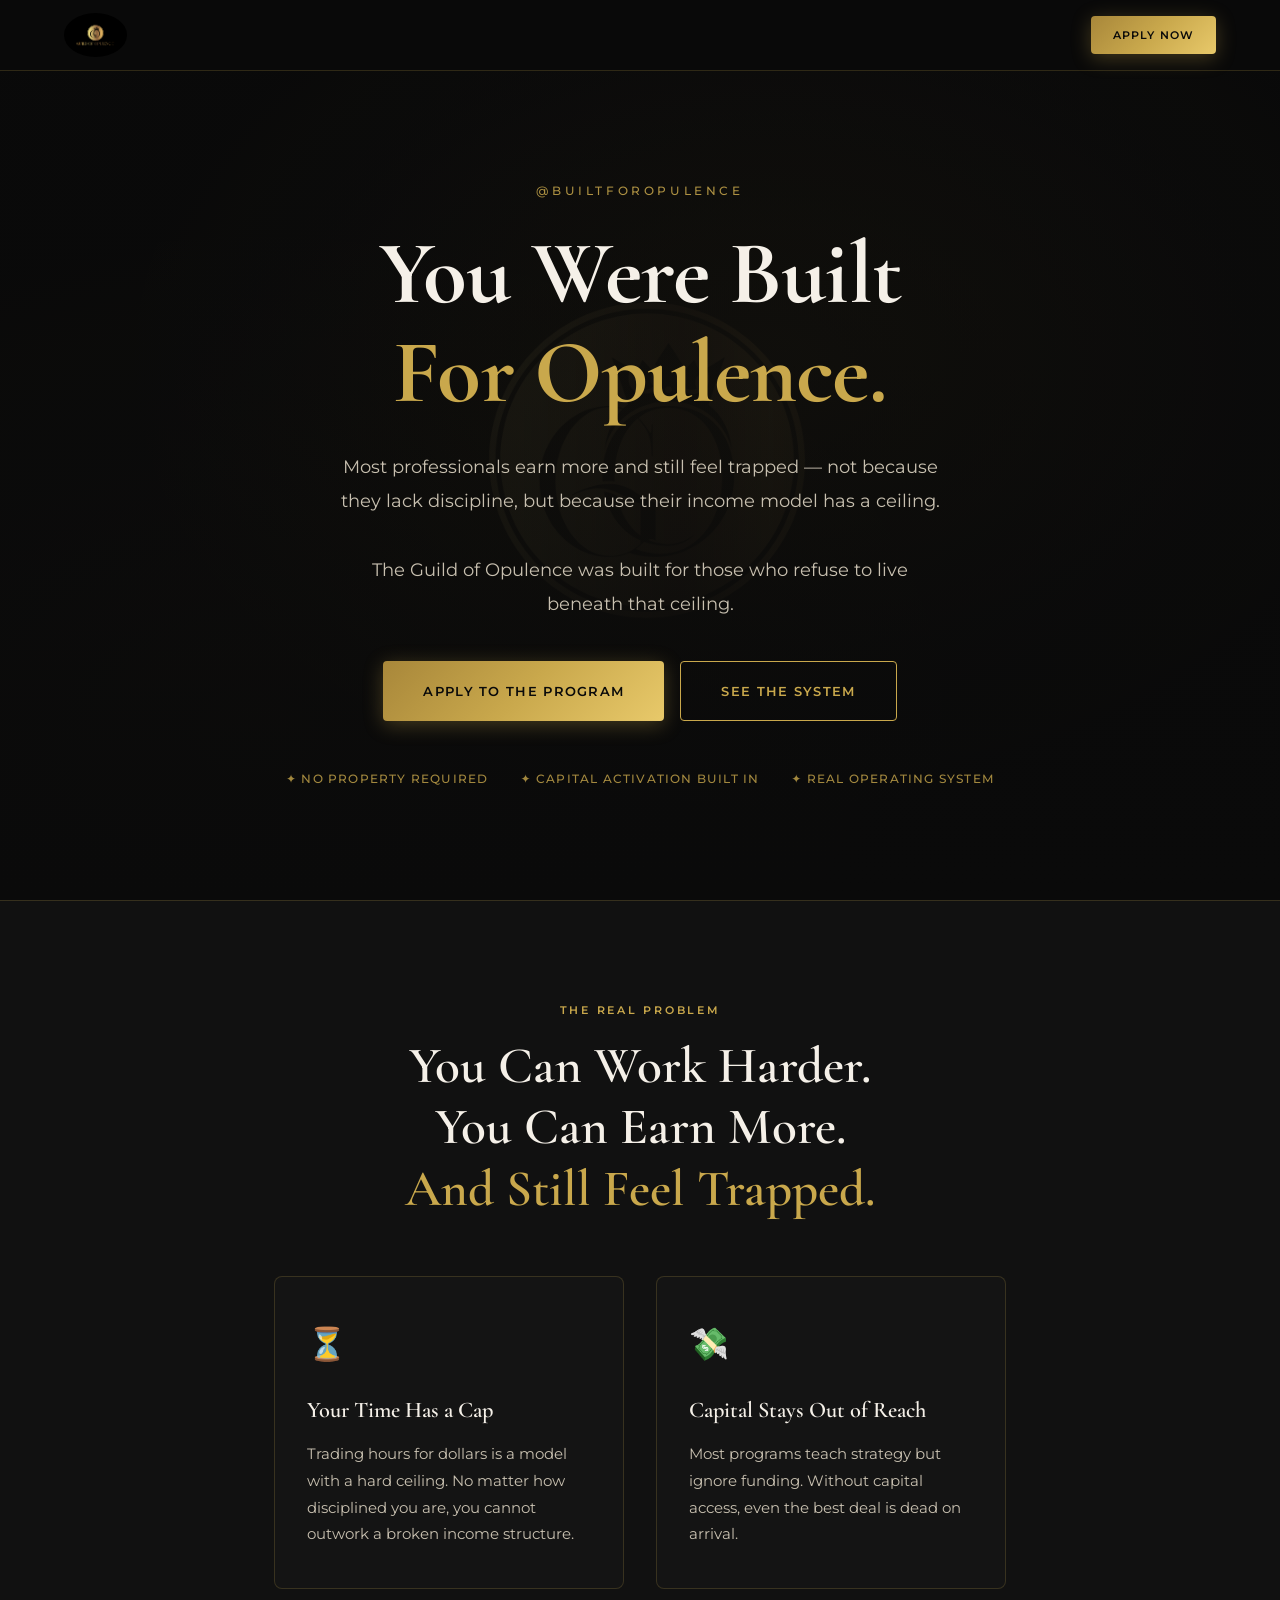
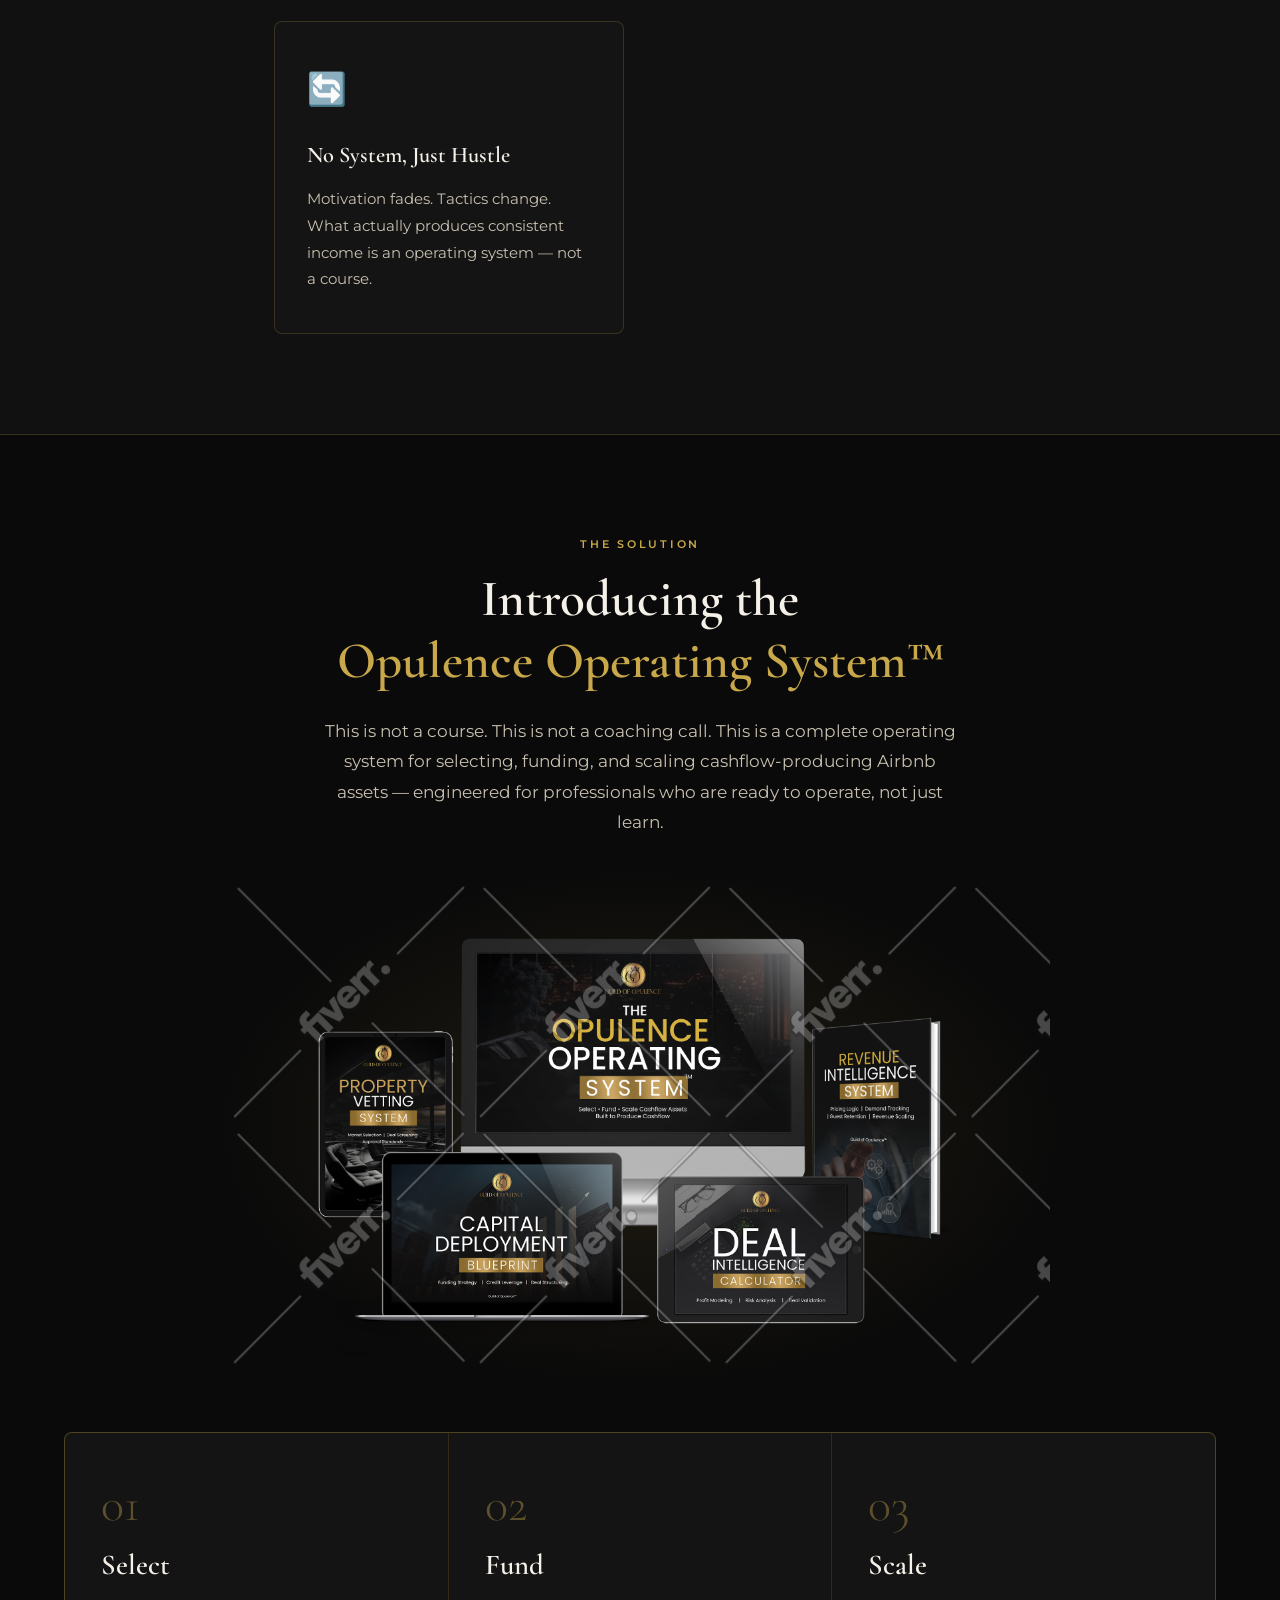
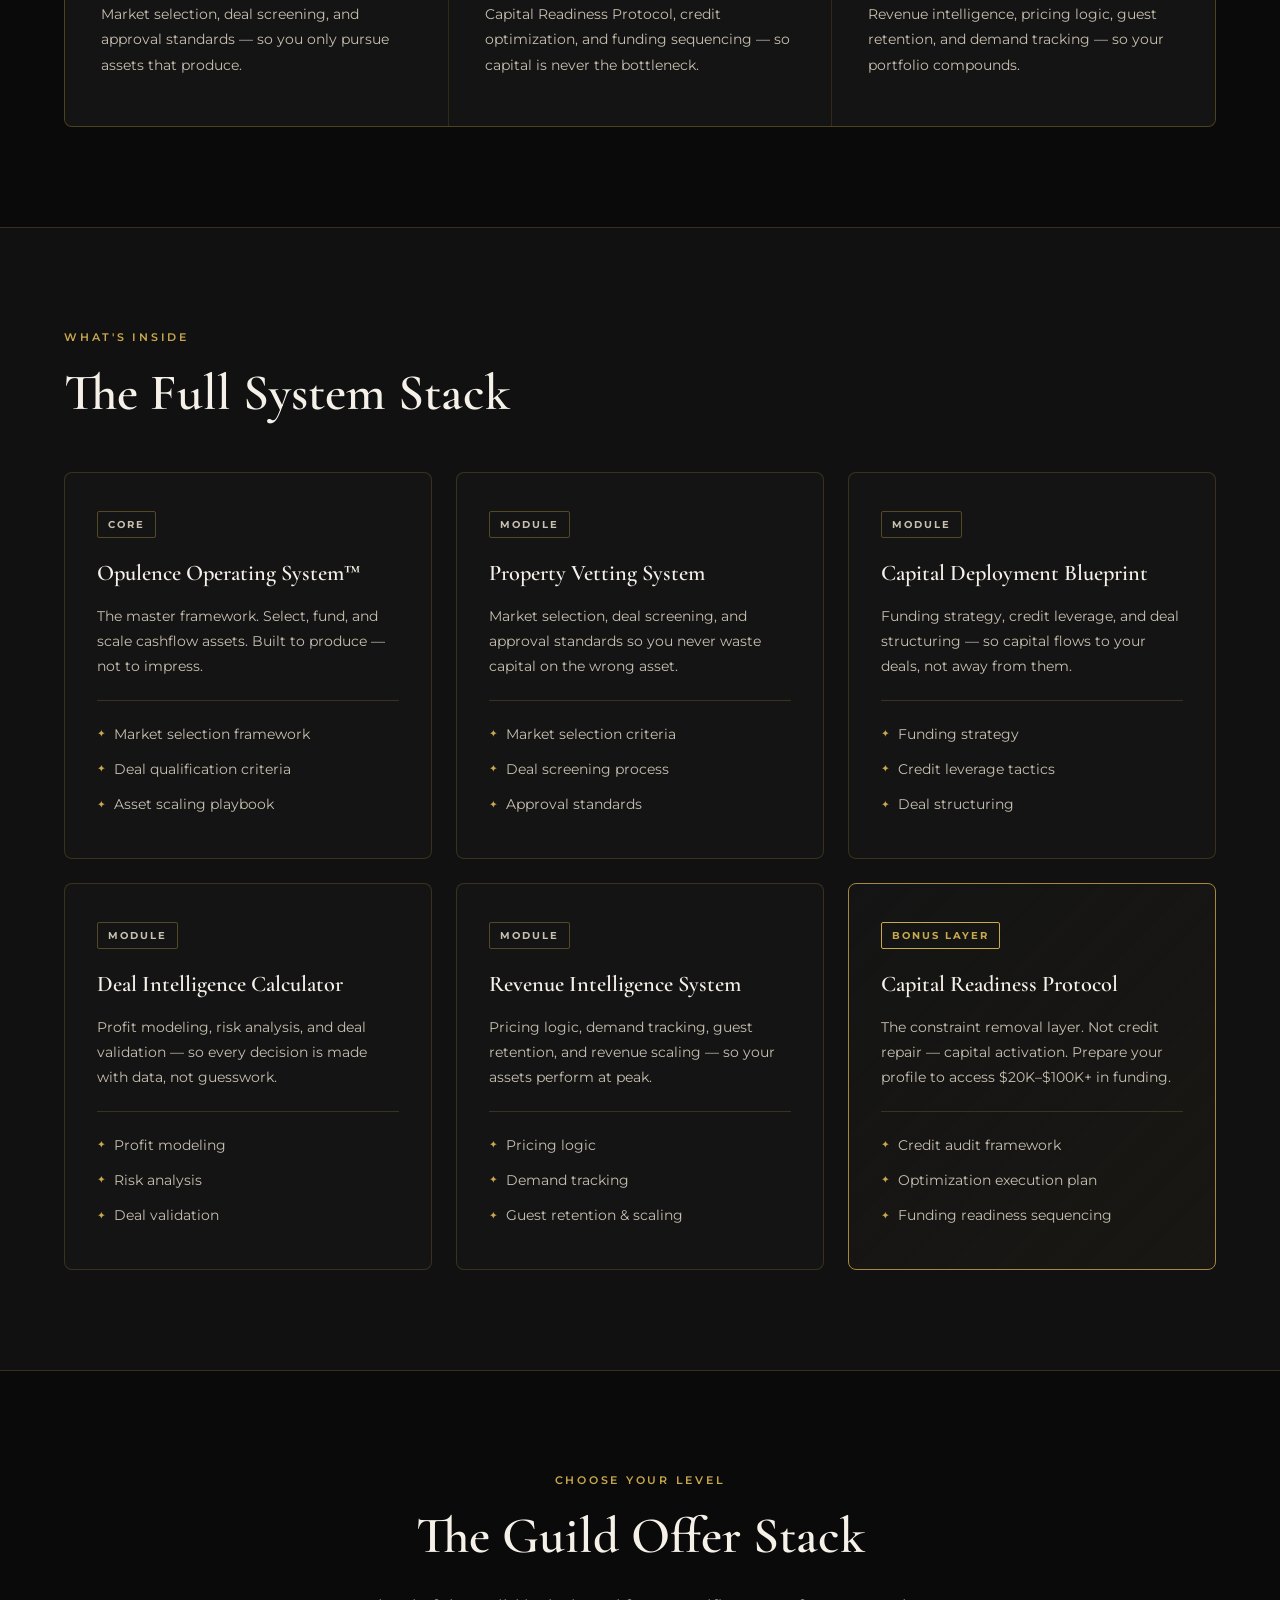
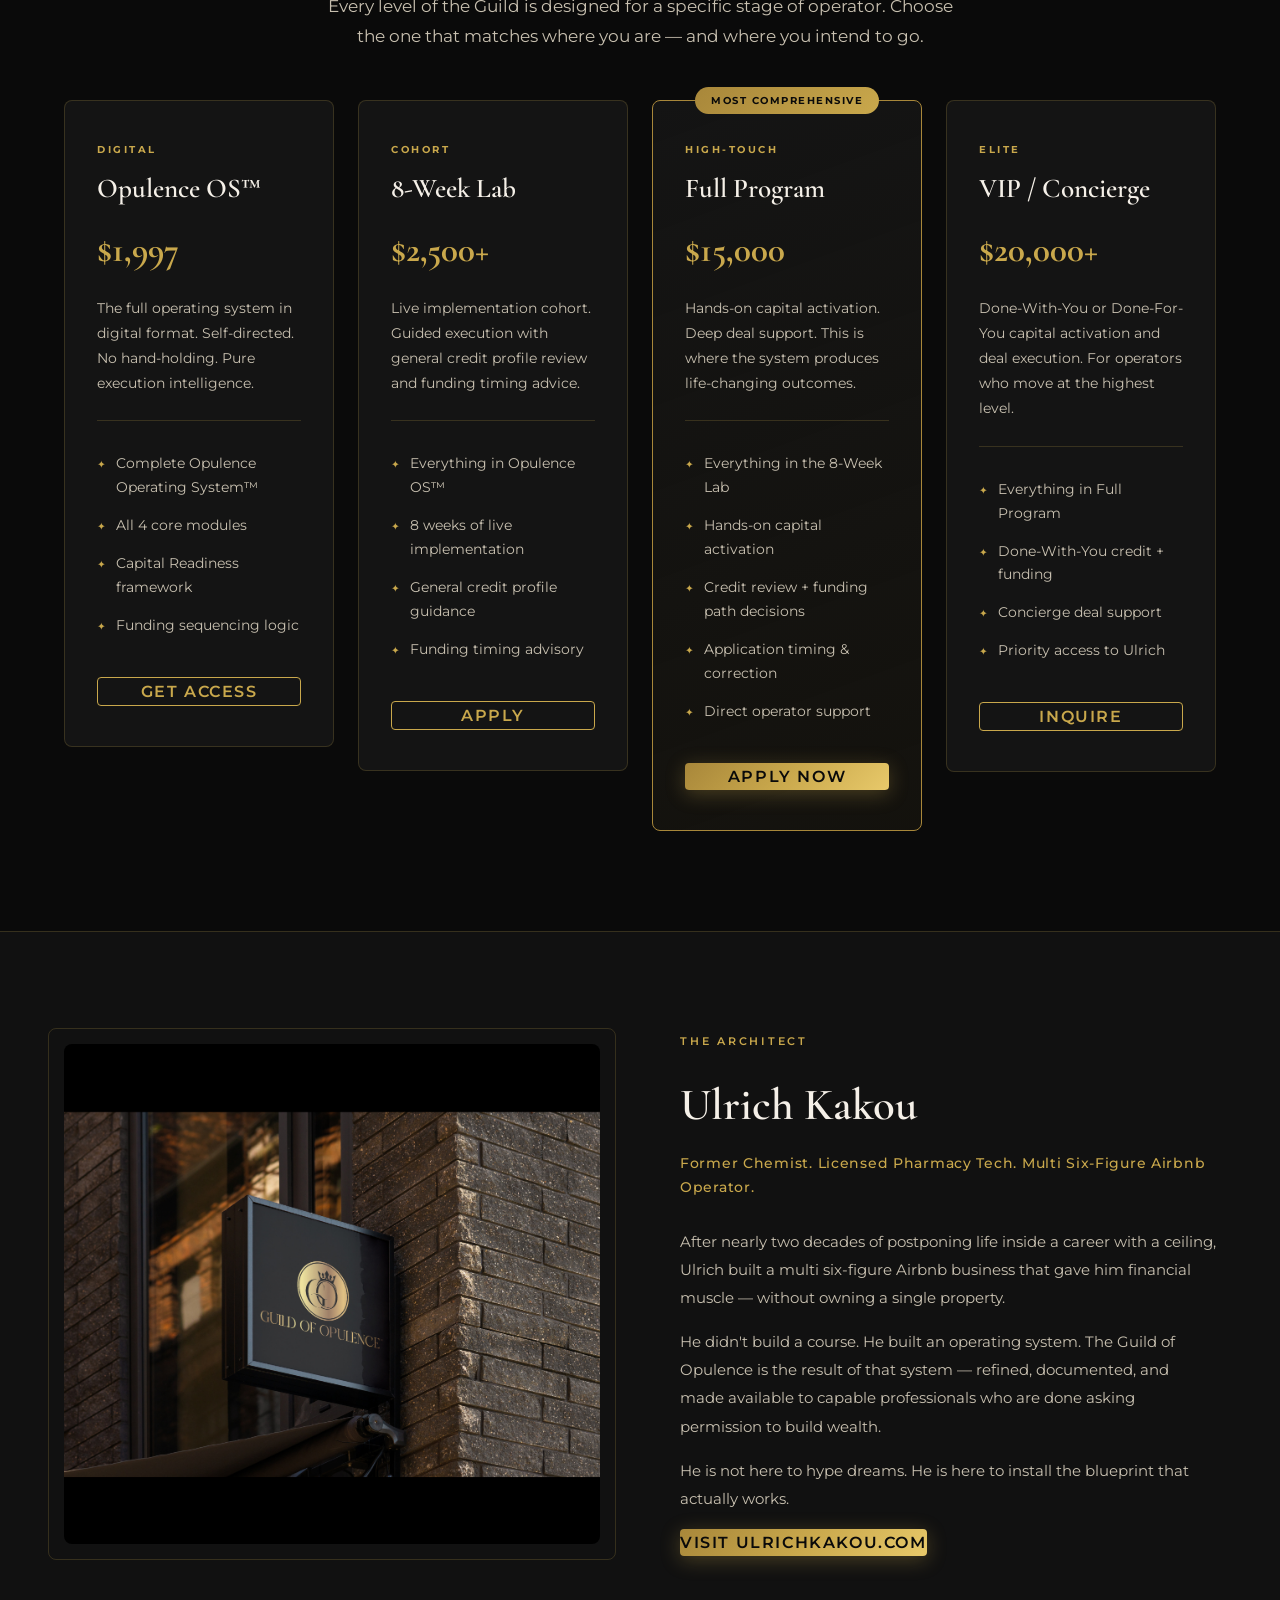
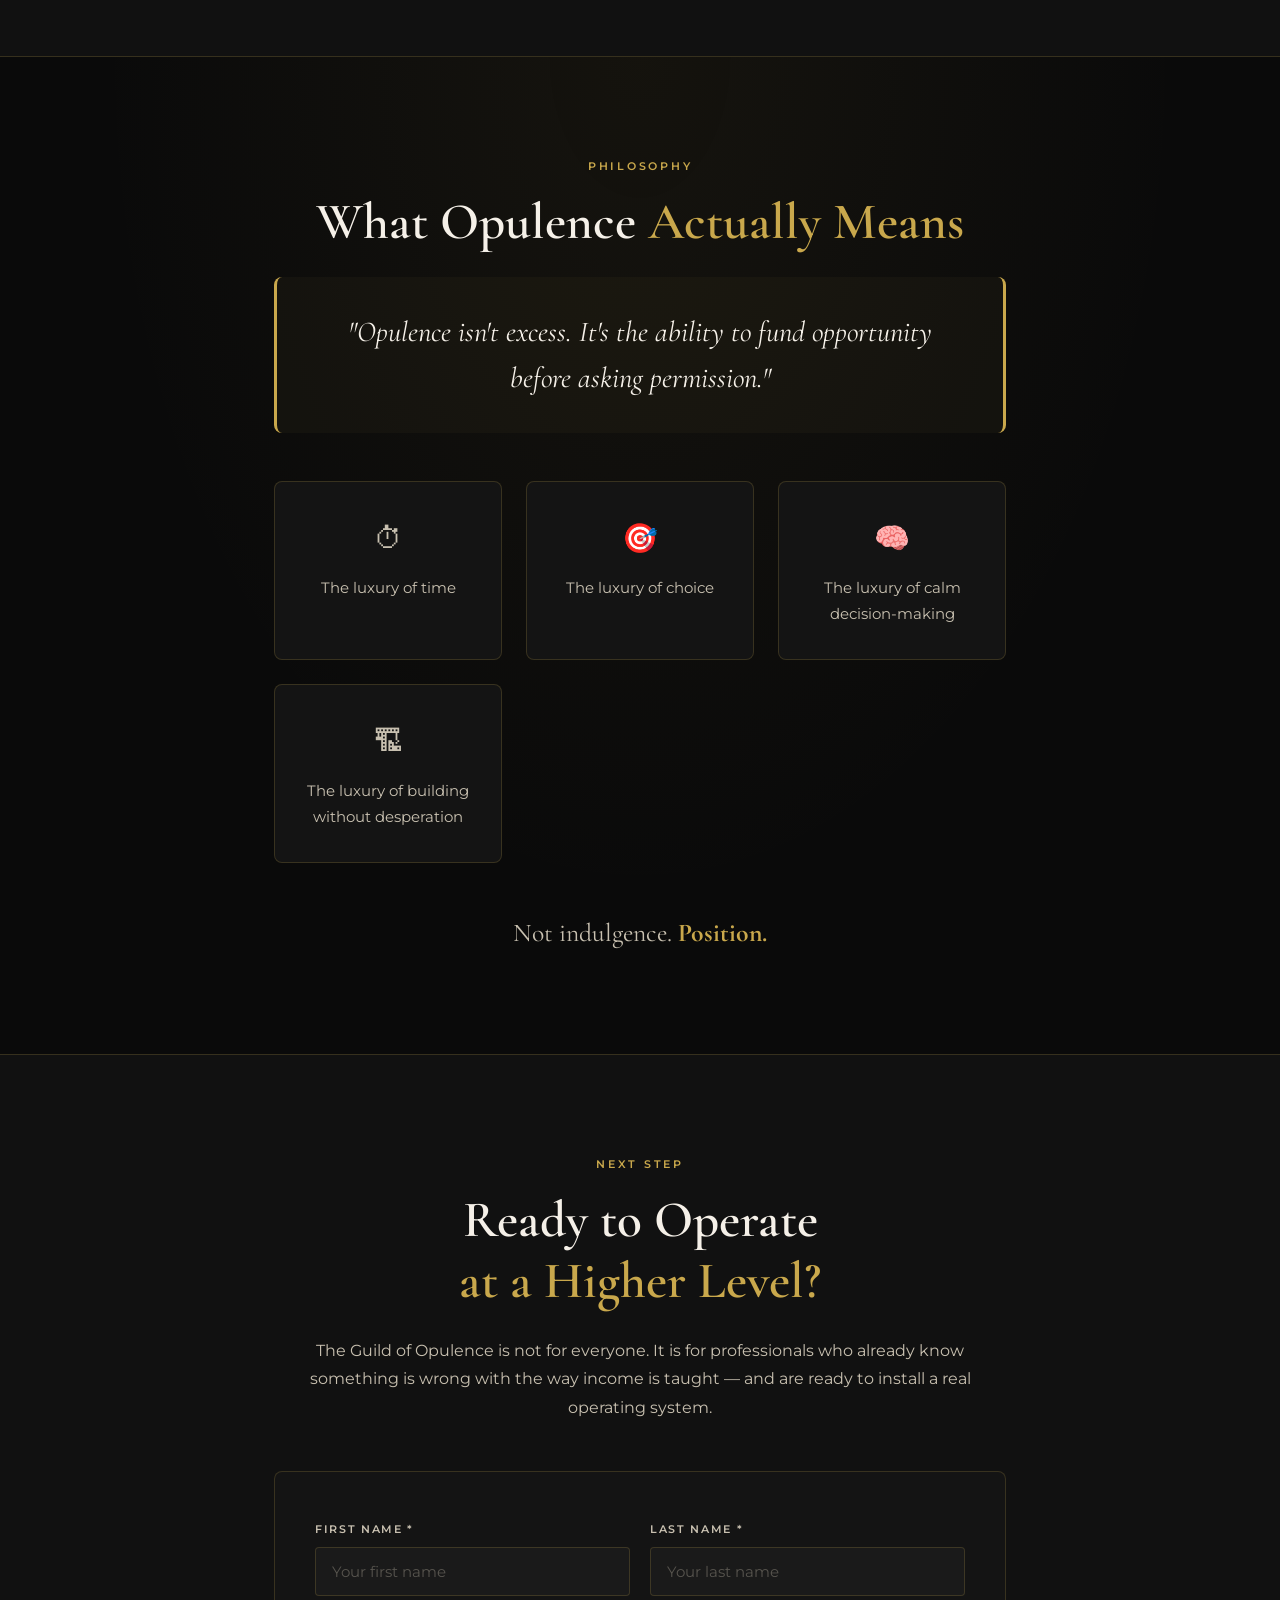
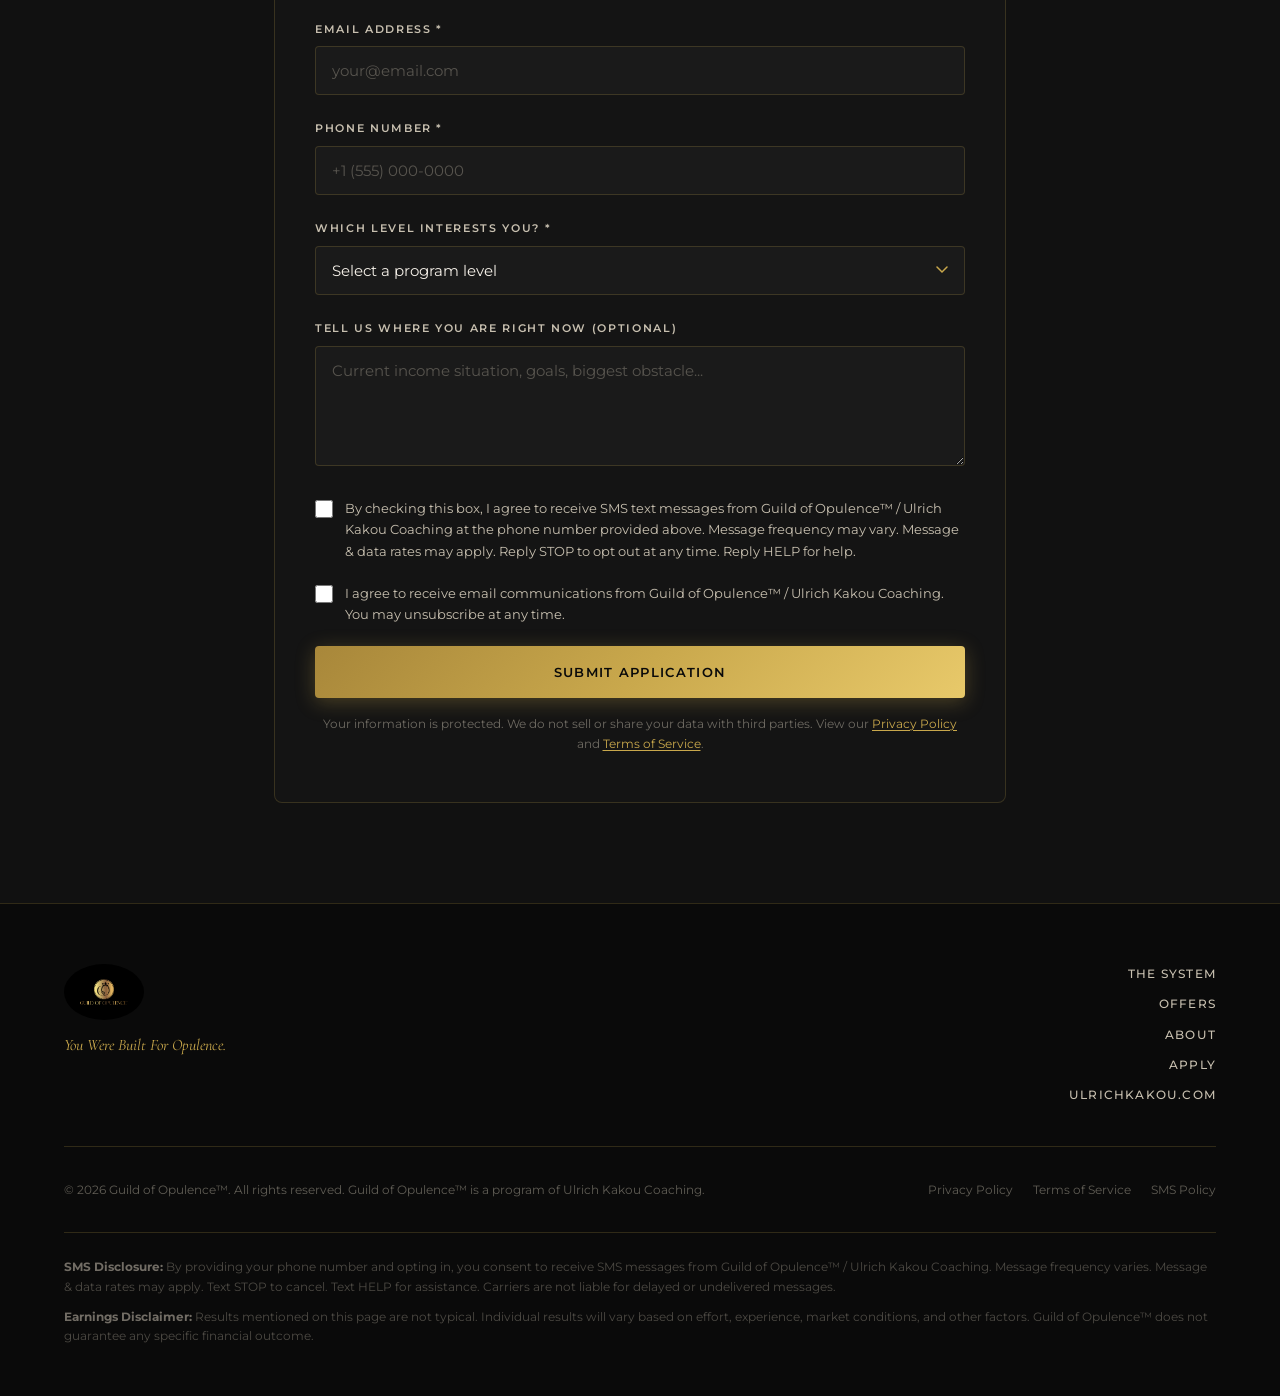
<file: index.html>
<!DOCTYPE html>
<html lang="en">
<head>
  <meta charset="UTF-8" />
  <meta name="viewport" content="width=device-width, initial-scale=1.0" />
  <title>Guild of Opulence™ — The Opulence Operating System</title>
  <meta name="description" content="Guild of Opulence™ is the premier program for professionals who are done trading time for money. Build cashflowing Airbnb assets, deploy capital, and operate from a position of power." />

  <!-- Canonical & OG -->
  <link rel="canonical" href="https://guildofopulence.com/" />
  <meta property="og:title" content="Guild of Opulence™ — The Opulence Operating System" />
  <meta property="og:description" content="Select. Fund. Scale. Cashflow assets built to produce income without owning property." />
  <meta property="og:image" content="https://guildofopulence.com/logo.jpg" />
  <meta property="og:url" content="https://guildofopulence.com/" />
  <meta property="og:type" content="website" />

  <!-- Fonts -->
  <link rel="preconnect" href="https://fonts.googleapis.com" />
  <link rel="preconnect" href="https://fonts.gstatic.com" crossorigin />
  <link href="https://fonts.googleapis.com/css2?family=Cormorant+Garamond:ital,wght@0,300;0,400;0,600;0,700;1,300;1,400&family=Montserrat:wght@300;400;500;600;700&display=swap" rel="stylesheet" />

  <link rel="stylesheet" href="style.css" />
</head>
<body>

  <!-- ═══════════════════════════════ NAV ═══════════════════════════════ -->
  <nav class="nav" id="nav">
    <div class="nav__inner">
      <a href="#" class="nav__logo">
        <img src="logo.jpg" alt="Guild of Opulence Logo" />
      </a>
      <a href="#apply" class="btn btn--gold btn--sm nav__cta">Apply Now</a>
    </div>
  </nav>

  <!-- ═══════════════════════════════ HERO ══════════════════════════════ -->
  <header class="hero" id="hero">
    <div class="hero__overlay"></div>
    <div class="hero__content container">
      <p class="hero__eyebrow">@BuiltForOpulence</p>
      <h1 class="hero__headline">
        You Were Built<br />
        <span class="gold">For Opulence.</span>
      </h1>
      <p class="hero__sub">
        Most professionals earn more and still feel trapped — not because they lack discipline,
        but because their income model has a ceiling.<br /><br />
        The Guild of Opulence was built for those who refuse to live beneath that ceiling.
      </p>
      <div class="hero__actions">
        <a href="#apply" class="btn btn--gold btn--lg">Apply to the Program</a>
        <a href="#system" class="btn btn--outline btn--lg">See the System</a>
      </div>
      <div class="hero__proof">
        <span class="proof-item">✦ No Property Required</span>
        <span class="proof-item">✦ Capital Activation Built In</span>
        <span class="proof-item">✦ Real Operating System</span>
      </div>
    </div>
  </header>

  <!-- ═══════════════════════════════ PROBLEM ═══════════════════════════ -->
  <section class="section problem" id="problem">
    <div class="container container--narrow">
      <p class="section__label">The Real Problem</p>
      <h2 class="section__title">
        You Can Work Harder.<br />
        You Can Earn More.<br />
        <span class="gold">And Still Feel Trapped.</span>
      </h2>
      <div class="problem__grid">
        <div class="problem__card">
          <div class="problem__icon">⏳</div>
          <h3>Your Time Has a Cap</h3>
          <p>Trading hours for dollars is a model with a hard ceiling. No matter how disciplined you are, you cannot outwork a broken income structure.</p>
        </div>
        <div class="problem__card">
          <div class="problem__icon">💸</div>
          <h3>Capital Stays Out of Reach</h3>
          <p>Most programs teach strategy but ignore funding. Without capital access, even the best deal is dead on arrival.</p>
        </div>
        <div class="problem__card">
          <div class="problem__icon">🔄</div>
          <h3>No System, Just Hustle</h3>
          <p>Motivation fades. Tactics change. What actually produces consistent income is an operating system — not a course.</p>
        </div>
      </div>
    </div>
  </section>

  <!-- ═══════════════════════════════ WHAT IS IT ════════════════════════ -->
  <section class="section what" id="system">
    <div class="container">
      <p class="section__label">The Solution</p>
      <h2 class="section__title">
        Introducing the<br />
        <span class="gold">Opulence Operating System™</span>
      </h2>
      <p class="section__intro">
        This is not a course. This is not a coaching call. This is a complete operating system
        for selecting, funding, and scaling cashflow-producing Airbnb assets —
        engineered for professionals who are ready to operate, not just learn.
      </p>
      <div class="what__image-wrap">
        <img src="product-stack.png" alt="The Opulence Operating System — full product stack" class="what__image" />
      </div>
      <div class="what__pillars">
        <div class="pillar">
          <span class="pillar__num">01</span>
          <h3 class="pillar__title">Select</h3>
          <p class="pillar__desc">Market selection, deal screening, and approval standards — so you only pursue assets that produce.</p>
        </div>
        <div class="pillar">
          <span class="pillar__num">02</span>
          <h3 class="pillar__title">Fund</h3>
          <p class="pillar__desc">Capital Readiness Protocol, credit optimization, and funding sequencing — so capital is never the bottleneck.</p>
        </div>
        <div class="pillar">
          <span class="pillar__num">03</span>
          <h3 class="pillar__title">Scale</h3>
          <p class="pillar__desc">Revenue intelligence, pricing logic, guest retention, and demand tracking — so your portfolio compounds.</p>
        </div>
      </div>
    </div>
  </section>

  <!-- ═══════════════════════════════ COMPONENTS ════════════════════════ -->
  <section class="section components" id="components">
    <div class="container">
      <p class="section__label">What's Inside</p>
      <h2 class="section__title">The Full System Stack</h2>
      <div class="components__grid">

        <div class="component__card">
          <div class="component__badge">Core</div>
          <h3 class="component__title">Opulence Operating System™</h3>
          <p class="component__desc">The master framework. Select, fund, and scale cashflow assets. Built to produce — not to impress.</p>
          <ul class="component__list">
            <li>Market selection framework</li>
            <li>Deal qualification criteria</li>
            <li>Asset scaling playbook</li>
          </ul>
        </div>

        <div class="component__card">
          <div class="component__badge">Module</div>
          <h3 class="component__title">Property Vetting System</h3>
          <p class="component__desc">Market selection, deal screening, and approval standards so you never waste capital on the wrong asset.</p>
          <ul class="component__list">
            <li>Market selection criteria</li>
            <li>Deal screening process</li>
            <li>Approval standards</li>
          </ul>
        </div>

        <div class="component__card">
          <div class="component__badge">Module</div>
          <h3 class="component__title">Capital Deployment Blueprint</h3>
          <p class="component__desc">Funding strategy, credit leverage, and deal structuring — so capital flows to your deals, not away from them.</p>
          <ul class="component__list">
            <li>Funding strategy</li>
            <li>Credit leverage tactics</li>
            <li>Deal structuring</li>
          </ul>
        </div>

        <div class="component__card">
          <div class="component__badge">Module</div>
          <h3 class="component__title">Deal Intelligence Calculator</h3>
          <p class="component__desc">Profit modeling, risk analysis, and deal validation — so every decision is made with data, not guesswork.</p>
          <ul class="component__list">
            <li>Profit modeling</li>
            <li>Risk analysis</li>
            <li>Deal validation</li>
          </ul>
        </div>

        <div class="component__card">
          <div class="component__badge">Module</div>
          <h3 class="component__title">Revenue Intelligence System</h3>
          <p class="component__desc">Pricing logic, demand tracking, guest retention, and revenue scaling — so your assets perform at peak.</p>
          <ul class="component__list">
            <li>Pricing logic</li>
            <li>Demand tracking</li>
            <li>Guest retention & scaling</li>
          </ul>
        </div>

        <div class="component__card component__card--highlight">
          <div class="component__badge component__badge--gold">Bonus Layer</div>
          <h3 class="component__title">Capital Readiness Protocol</h3>
          <p class="component__desc">The constraint removal layer. Not credit repair — capital activation. Prepare your profile to access $20K–$100K+ in funding.</p>
          <ul class="component__list">
            <li>Credit audit framework</li>
            <li>Optimization execution plan</li>
            <li>Funding readiness sequencing</li>
          </ul>
        </div>

      </div>
    </div>
  </section>

  <!-- ═══════════════════════════════ OFFERS ════════════════════════════ -->
  <section class="section offers" id="offers">
    <div class="container">
      <p class="section__label">Choose Your Level</p>
      <h2 class="section__title">
        The Guild Offer Stack
      </h2>
      <p class="section__intro">
        Every level of the Guild is designed for a specific stage of operator. Choose the one that matches where you are — and where you intend to go.
      </p>
      <div class="offers__grid">

        <div class="offer__card">
          <div class="offer__tier">Digital</div>
          <h3 class="offer__name">Opulence OS™</h3>
          <div class="offer__price">$1,997</div>
          <p class="offer__desc">The full operating system in digital format. Self-directed. No hand-holding. Pure execution intelligence.</p>
          <ul class="offer__features">
            <li>Complete Opulence Operating System™</li>
            <li>All 4 core modules</li>
            <li>Capital Readiness framework</li>
            <li>Funding sequencing logic</li>
          </ul>
          <a href="#apply" class="btn btn--outline btn--full">Get Access</a>
        </div>

        <div class="offer__card">
          <div class="offer__tier">Cohort</div>
          <h3 class="offer__name">8-Week Lab</h3>
          <div class="offer__price">$2,500+</div>
          <p class="offer__desc">Live implementation cohort. Guided execution with general credit profile review and funding timing advice.</p>
          <ul class="offer__features">
            <li>Everything in Opulence OS™</li>
            <li>8 weeks of live implementation</li>
            <li>General credit profile guidance</li>
            <li>Funding timing advisory</li>
          </ul>
          <a href="#apply" class="btn btn--outline btn--full">Apply</a>
        </div>

        <div class="offer__card offer__card--featured">
          <div class="offer__badge">Most Comprehensive</div>
          <div class="offer__tier">High-Touch</div>
          <h3 class="offer__name">Full Program</h3>
          <div class="offer__price">$15,000</div>
          <p class="offer__desc">Hands-on capital activation. Deep deal support. This is where the system produces life-changing outcomes.</p>
          <ul class="offer__features">
            <li>Everything in the 8-Week Lab</li>
            <li>Hands-on capital activation</li>
            <li>Credit review + funding path decisions</li>
            <li>Application timing & correction</li>
            <li>Direct operator support</li>
          </ul>
          <a href="#apply" class="btn btn--gold btn--full">Apply Now</a>
        </div>

        <div class="offer__card">
          <div class="offer__tier">Elite</div>
          <h3 class="offer__name">VIP / Concierge</h3>
          <div class="offer__price">$20,000+</div>
          <p class="offer__desc">Done-With-You or Done-For-You capital activation and deal execution. For operators who move at the highest level.</p>
          <ul class="offer__features">
            <li>Everything in Full Program</li>
            <li>Done-With-You credit + funding</li>
            <li>Concierge deal support</li>
            <li>Priority access to Ulrich</li>
          </ul>
          <a href="#apply" class="btn btn--outline btn--full">Inquire</a>
        </div>

      </div>
    </div>
  </section>

  <!-- ═══════════════════════════════ ABOUT ════════════════════════════ -->
  <section class="section about" id="about">
    <div class="container">
      <div class="about__inner">
        <div class="about__image-wrap">
          <img src="portal-art.png" alt="Guild of Opulence — Ulrich Kakou" class="about__image" />
        </div>
        <div class="about__content">
          <p class="section__label">The Architect</p>
          <h2 class="about__title">Ulrich Kakou</h2>
          <p class="about__sub">Former Chemist. Licensed Pharmacy Tech. Multi Six-Figure Airbnb Operator.</p>
          <p class="about__body">
            After nearly two decades of postponing life inside a career with a ceiling, Ulrich built a multi six-figure Airbnb business that gave him financial muscle — without owning a single property.
          </p>
          <p class="about__body">
            He didn't build a course. He built an operating system. The Guild of Opulence is the result of that system — refined, documented, and made available to capable professionals who are done asking permission to build wealth.
          </p>
          <p class="about__body">
            He is not here to hype dreams. He is here to install the blueprint that actually works.
          </p>
          <a href="https://ulrichkakou.com" target="_blank" rel="noopener" class="btn btn--gold">Visit Ulrichkakou.com</a>
        </div>
      </div>
    </div>
  </section>

  <!-- ═══════════════════════════════ WHAT OPULENCE MEANS ══════════════ -->
  <section class="section opulence-means" id="opulence">
    <div class="container container--narrow">
      <p class="section__label">Philosophy</p>
      <h2 class="section__title">What Opulence <span class="gold">Actually Means</span></h2>
      <p class="opulence__quote">
        "Opulence isn't excess. It's the ability to fund opportunity before asking permission."
      </p>
      <div class="opulence__grid">
        <div class="opulence__item">
          <span class="opulence__icon">⏱</span>
          <span>The luxury of time</span>
        </div>
        <div class="opulence__item">
          <span class="opulence__icon">🎯</span>
          <span>The luxury of choice</span>
        </div>
        <div class="opulence__item">
          <span class="opulence__icon">🧠</span>
          <span>The luxury of calm decision-making</span>
        </div>
        <div class="opulence__item">
          <span class="opulence__icon">🏗</span>
          <span>The luxury of building without desperation</span>
        </div>
      </div>
      <p class="opulence__close">Not indulgence. <strong class="gold">Position.</strong></p>
    </div>
  </section>

  <!-- ═══════════════════════════════ APPLY / CTA ═══════════════════════ -->
  <section class="section apply" id="apply">
    <div class="container container--narrow">
      <p class="section__label">Next Step</p>
      <h2 class="section__title">
        Ready to Operate<br />
        <span class="gold">at a Higher Level?</span>
      </h2>
      <p class="apply__body">
        The Guild of Opulence is not for everyone. It is for professionals who already know something is wrong with the way income is taught — and are ready to install a real operating system.
      </p>
      <form class="apply__form" id="applyForm" action="#" method="POST">
        <div class="form__row">
          <div class="form__group">
            <label for="firstName" class="form__label">First Name *</label>
            <input type="text" id="firstName" name="firstName" class="form__input" placeholder="Your first name" required />
          </div>
          <div class="form__group">
            <label for="lastName" class="form__label">Last Name *</label>
            <input type="text" id="lastName" name="lastName" class="form__input" placeholder="Your last name" required />
          </div>
        </div>
        <div class="form__group">
          <label for="email" class="form__label">Email Address *</label>
          <input type="email" id="email" name="email" class="form__input" placeholder="your@email.com" required />
        </div>
        <div class="form__group">
          <label for="phone" class="form__label">Phone Number *</label>
          <input type="tel" id="phone" name="phone" class="form__input" placeholder="+1 (555) 000-0000" required />
        </div>
        <div class="form__group">
          <label for="level" class="form__label">Which level interests you? *</label>
          <select id="level" name="level" class="form__input form__select" required>
            <option value="" disabled selected>Select a program level</option>
            <option value="digital">Opulence OS™ — $1,997</option>
            <option value="lab">8-Week Lab — $2,500+</option>
            <option value="full">Full Program — $15,000</option>
            <option value="vip">VIP / Concierge — $20,000+</option>
          </select>
        </div>
        <div class="form__group">
          <label for="message" class="form__label">Tell us where you are right now (optional)</label>
          <textarea id="message" name="message" class="form__input form__textarea" placeholder="Current income situation, goals, biggest obstacle..."></textarea>
        </div>

        <!-- A2P Compliance: SMS consent -->
        <div class="form__group form__consent">
          <label class="form__checkbox-label">
            <input type="checkbox" name="smsConsent" id="smsConsent" required />
            <span>
              By checking this box, I agree to receive SMS text messages from Guild of Opulence™ / Ulrich Kakou Coaching at the phone number provided above. Message frequency may vary. Message &amp; data rates may apply. Reply STOP to opt out at any time. Reply HELP for help.
            </span>
          </label>
        </div>
        <div class="form__group form__consent">
          <label class="form__checkbox-label">
            <input type="checkbox" name="emailConsent" id="emailConsent" required />
            <span>
              I agree to receive email communications from Guild of Opulence™ / Ulrich Kakou Coaching. You may unsubscribe at any time.
            </span>
          </label>
        </div>

        <button type="submit" class="btn btn--gold btn--full btn--lg">Submit Application</button>

        <p class="form__privacy">
          Your information is protected. We do not sell or share your data with third parties.
          View our <a href="/privacy" class="form__link">Privacy Policy</a> and <a href="/terms" class="form__link">Terms of Service</a>.
        </p>
      </form>
    </div>
  </section>

  <!-- ═══════════════════════════════ FOOTER ════════════════════════════ -->
  <footer class="footer">
    <div class="container">
      <div class="footer__top">
        <div class="footer__brand">
          <img src="logo.jpg" alt="Guild of Opulence" class="footer__logo" />
          <p class="footer__tagline">You Were Built For Opulence.</p>
        </div>
        <div class="footer__links">
          <a href="#system">The System</a>
          <a href="#offers">Offers</a>
          <a href="#about">About</a>
          <a href="#apply">Apply</a>
          <a href="https://ulrichkakou.com" target="_blank" rel="noopener">Ulrichkakou.com</a>
        </div>
      </div>
      <div class="footer__divider"></div>
      <div class="footer__bottom">
        <p class="footer__legal">
          &copy; <span id="year"></span> Guild of Opulence™. All rights reserved.
          Guild of Opulence™ is a program of Ulrich Kakou Coaching.
        </p>
        <div class="footer__policy-links">
          <a href="/privacy">Privacy Policy</a>
          <a href="/terms">Terms of Service</a>
          <a href="/sms-policy">SMS Policy</a>
        </div>
      </div>
      <div class="footer__disclaimer">
        <p>
          <strong>SMS Disclosure:</strong> By providing your phone number and opting in, you consent to receive SMS messages from Guild of Opulence™ / Ulrich Kakou Coaching. Message frequency varies. Message &amp; data rates may apply. Text STOP to cancel. Text HELP for assistance. Carriers are not liable for delayed or undelivered messages.
        </p>
        <p>
          <strong>Earnings Disclaimer:</strong> Results mentioned on this page are not typical. Individual results will vary based on effort, experience, market conditions, and other factors. Guild of Opulence™ does not guarantee any specific financial outcome.
        </p>
      </div>
    </div>
  </footer>

  <script src="script.js"></script>
</body>
</html>
</file>
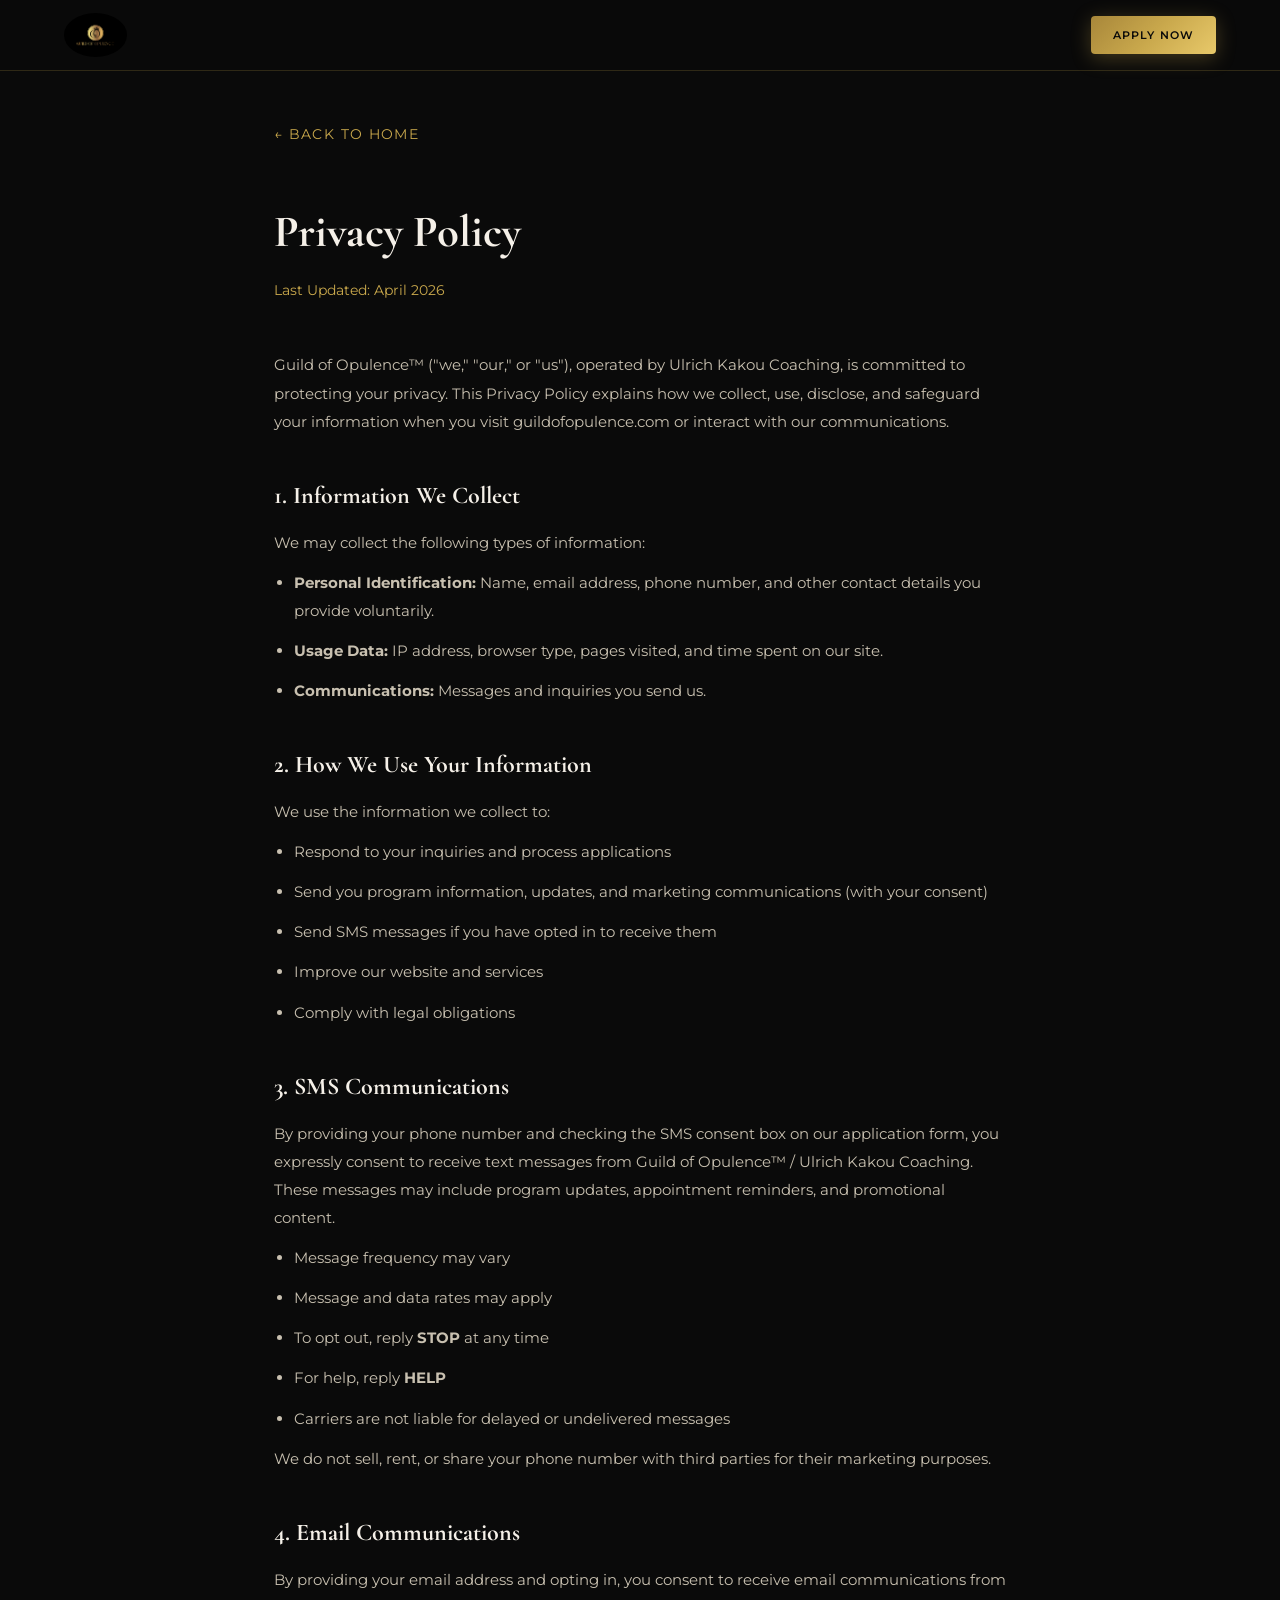
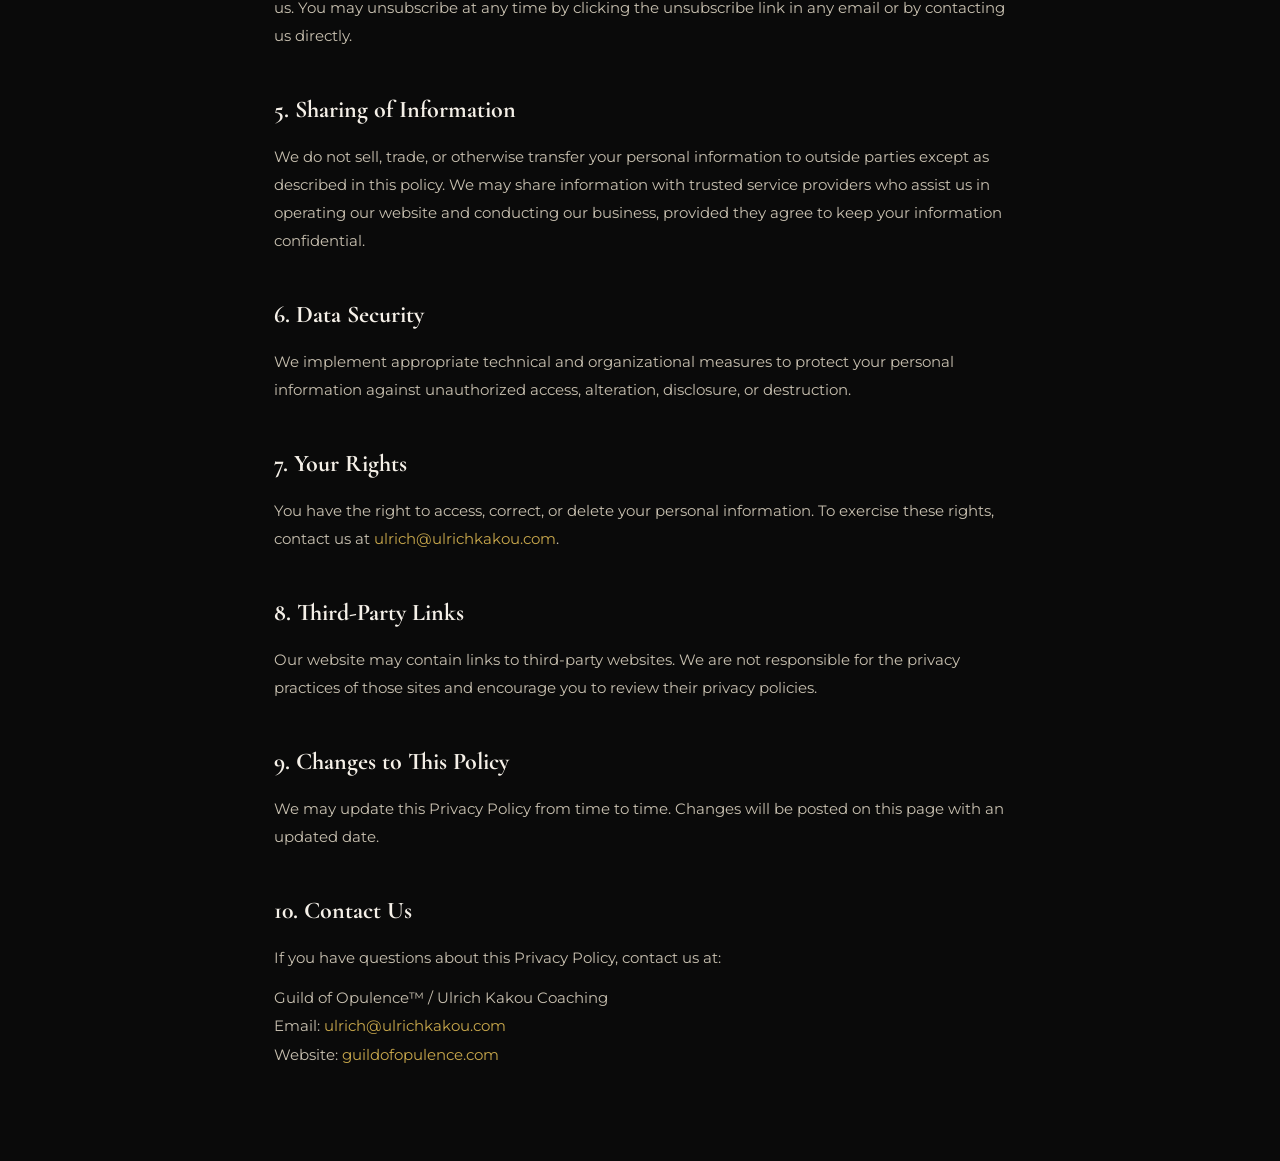
<file: privacy.html>
<!DOCTYPE html>
<html lang="en">
<head>
  <meta charset="UTF-8" />
  <meta name="viewport" content="width=device-width, initial-scale=1.0" />
  <title>Privacy Policy — Guild of Opulence™</title>
  <link rel="preconnect" href="https://fonts.googleapis.com" />
  <link href="https://fonts.googleapis.com/css2?family=Cormorant+Garamond:wght@400;600&family=Montserrat:wght@300;400;500;600&display=swap" rel="stylesheet" />
  <link rel="stylesheet" href="style.css" />
  <style>
    .policy-page { padding: 120px 0 80px; }
    .policy-page h1 { font-family: var(--font-serif); font-size: 2.8rem; color: var(--white); margin-bottom: 8px; }
    .policy-page .updated { font-size: 0.85rem; color: var(--gold); margin-bottom: 48px; }
    .policy-page h2 { font-family: var(--font-serif); font-size: 1.5rem; color: var(--white); margin: 40px 0 12px; }
    .policy-page p, .policy-page li { font-size: 0.95rem; color: var(--white-dim); line-height: 1.85; margin-bottom: 12px; }
    .policy-page ul { padding-left: 20px; }
    .policy-page ul li { list-style: disc; }
    .policy-page a { color: var(--gold); }
    .back-link { display: inline-flex; align-items: center; gap: 8px; color: var(--gold); font-size: 0.85rem; letter-spacing: 0.1em; text-transform: uppercase; margin-bottom: 48px; }
  </style>
</head>
<body>
  <nav class="nav">
    <div class="nav__inner">
      <a href="/" class="nav__logo"><img src="logo.jpg" alt="Guild of Opulence" /></a>
      <a href="/#apply" class="btn btn--gold btn--sm">Apply Now</a>
    </div>
  </nav>

  <div class="policy-page">
    <div class="container container--narrow">
      <a href="/" class="back-link">← Back to Home</a>
      <h1>Privacy Policy</h1>
      <p class="updated">Last Updated: April 2026</p>

      <p>Guild of Opulence™ ("we," "our," or "us"), operated by Ulrich Kakou Coaching, is committed to protecting your privacy. This Privacy Policy explains how we collect, use, disclose, and safeguard your information when you visit guildofopulence.com or interact with our communications.</p>

      <h2>1. Information We Collect</h2>
      <p>We may collect the following types of information:</p>
      <ul>
        <li><strong>Personal Identification:</strong> Name, email address, phone number, and other contact details you provide voluntarily.</li>
        <li><strong>Usage Data:</strong> IP address, browser type, pages visited, and time spent on our site.</li>
        <li><strong>Communications:</strong> Messages and inquiries you send us.</li>
      </ul>

      <h2>2. How We Use Your Information</h2>
      <p>We use the information we collect to:</p>
      <ul>
        <li>Respond to your inquiries and process applications</li>
        <li>Send you program information, updates, and marketing communications (with your consent)</li>
        <li>Send SMS messages if you have opted in to receive them</li>
        <li>Improve our website and services</li>
        <li>Comply with legal obligations</li>
      </ul>

      <h2>3. SMS Communications</h2>
      <p>By providing your phone number and checking the SMS consent box on our application form, you expressly consent to receive text messages from Guild of Opulence™ / Ulrich Kakou Coaching. These messages may include program updates, appointment reminders, and promotional content.</p>
      <ul>
        <li>Message frequency may vary</li>
        <li>Message and data rates may apply</li>
        <li>To opt out, reply <strong>STOP</strong> at any time</li>
        <li>For help, reply <strong>HELP</strong></li>
        <li>Carriers are not liable for delayed or undelivered messages</li>
      </ul>
      <p>We do not sell, rent, or share your phone number with third parties for their marketing purposes.</p>

      <h2>4. Email Communications</h2>
      <p>By providing your email address and opting in, you consent to receive email communications from us. You may unsubscribe at any time by clicking the unsubscribe link in any email or by contacting us directly.</p>

      <h2>5. Sharing of Information</h2>
      <p>We do not sell, trade, or otherwise transfer your personal information to outside parties except as described in this policy. We may share information with trusted service providers who assist us in operating our website and conducting our business, provided they agree to keep your information confidential.</p>

      <h2>6. Data Security</h2>
      <p>We implement appropriate technical and organizational measures to protect your personal information against unauthorized access, alteration, disclosure, or destruction.</p>

      <h2>7. Your Rights</h2>
      <p>You have the right to access, correct, or delete your personal information. To exercise these rights, contact us at <a href="mailto:ulrich@ulrichkakou.com">ulrich@ulrichkakou.com</a>.</p>

      <h2>8. Third-Party Links</h2>
      <p>Our website may contain links to third-party websites. We are not responsible for the privacy practices of those sites and encourage you to review their privacy policies.</p>

      <h2>9. Changes to This Policy</h2>
      <p>We may update this Privacy Policy from time to time. Changes will be posted on this page with an updated date.</p>

      <h2>10. Contact Us</h2>
      <p>If you have questions about this Privacy Policy, contact us at:</p>
      <p>Guild of Opulence™ / Ulrich Kakou Coaching<br />
      Email: <a href="mailto:ulrich@ulrichkakou.com">ulrich@ulrichkakou.com</a><br />
      Website: <a href="https://guildofopulence.com">guildofopulence.com</a></p>
    </div>
  </div>
</body>
</html>
</file>
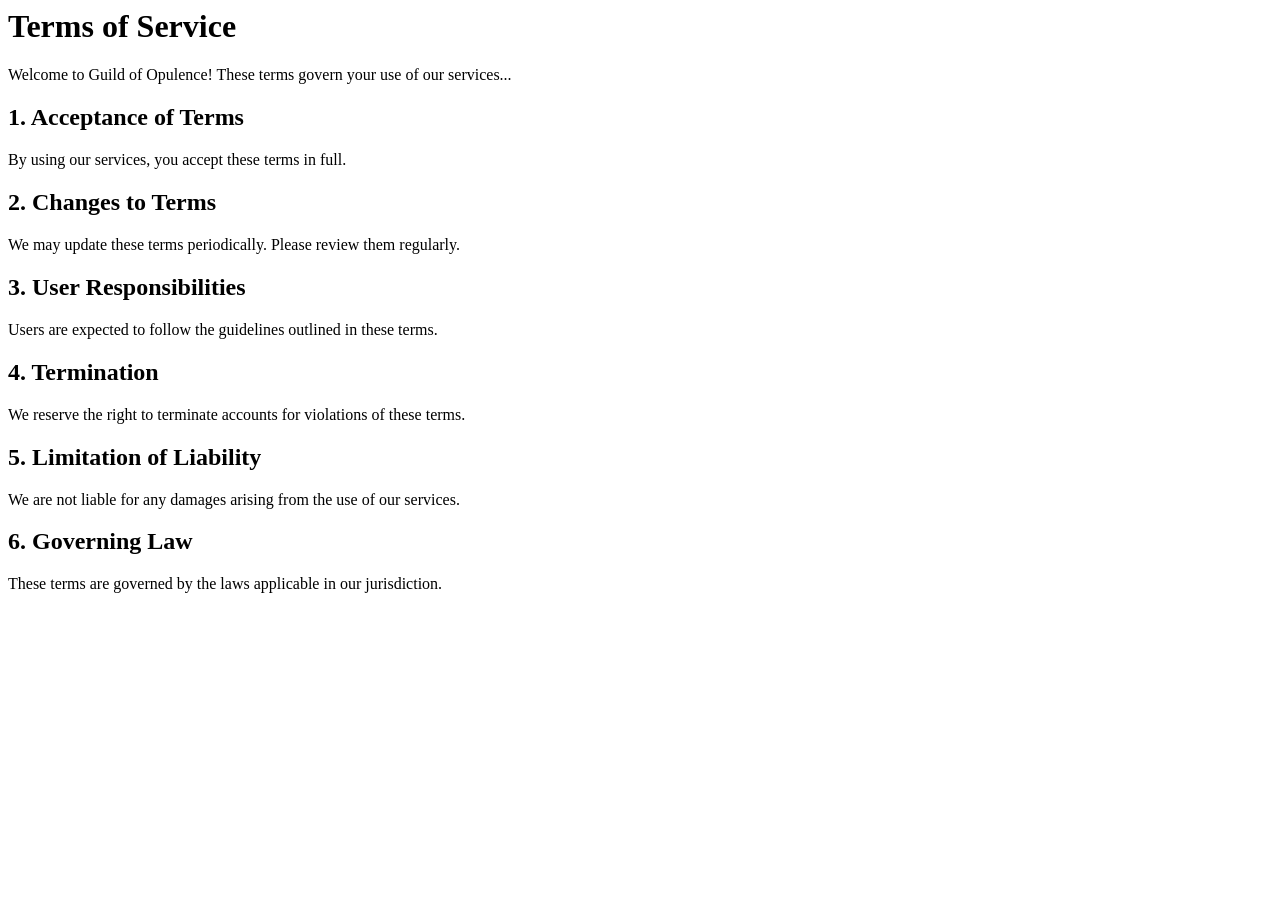
<file: terms.html>
<html>
<head>
    <title>Terms of Service</title>
</head>
<body>
    <h1>Terms of Service</h1>
    <p>Welcome to Guild of Opulence! These terms govern your use of our services...</p>
    <h2>1. Acceptance of Terms</h2>
    <p>By using our services, you accept these terms in full.</p>
    <h2>2. Changes to Terms</h2>
    <p>We may update these terms periodically. Please review them regularly.</p>
    <h2>3. User Responsibilities</h2>
    <p>Users are expected to follow the guidelines outlined in these terms.</p>
    <h2>4. Termination</h2>
    <p>We reserve the right to terminate accounts for violations of these terms.</p>
    <h2>5. Limitation of Liability</h2>
    <p>We are not liable for any damages arising from the use of our services.</p>
    <h2>6. Governing Law</h2>
    <p>These terms are governed by the laws applicable in our jurisdiction.</p>
</body>
</html>
</file>
<file: style.css>
/* ═══════════════════════════════════════════════════════════════════════
   GUILD OF OPULENCE™ — Landing Page Stylesheet
   Brand: Black (#0a0a0a) + Gold (#c9a84c / #e8c96a) + White (#f5f0e8)
   ═══════════════════════════════════════════════════════════════════════ */

/* ── Reset & Base ─────────────────────────────────────────────────────── */
*, *::before, *::after { box-sizing: border-box; margin: 0; padding: 0; }

:root {
  --black:      #0a0a0a;
  --black-soft: #111111;
  --black-card: #141414;
  --black-mid:  #1a1a1a;
  --gold:       #c9a84c;
  --gold-light: #e8c96a;
  --gold-dark:  #a8873a;
  --white:      #f5f0e8;
  --white-dim:  #c8c0b0;
  --border:     rgba(201,168,76,0.2);
  --border-mid: rgba(201,168,76,0.35);

  --font-serif: 'Cormorant Garamond', Georgia, serif;
  --font-sans:  'Montserrat', system-ui, sans-serif;

  --radius: 4px;
  --radius-lg: 8px;
  --transition: 0.3s ease;

  --max-w: 1200px;
  --max-w-narrow: 780px;
}

html { scroll-behavior: smooth; }

body {
  background: var(--black);
  color: var(--white);
  font-family: var(--font-sans);
  font-size: 16px;
  line-height: 1.7;
  -webkit-font-smoothing: antialiased;
}

img { max-width: 100%; display: block; }
a { color: inherit; text-decoration: none; }
ul { list-style: none; }

/* ── Utility ──────────────────────────────────────────────────────────── */
.gold { color: var(--gold); }

.container {
  width: 100%;
  max-width: var(--max-w);
  margin: 0 auto;
  padding: 0 24px;
}
.container--narrow {
  max-width: var(--max-w-narrow);
}

.section {
  padding: 100px 0;
}

.section__label {
  font-family: var(--font-sans);
  font-size: 11px;
  font-weight: 600;
  letter-spacing: 0.25em;
  text-transform: uppercase;
  color: var(--gold);
  margin-bottom: 16px;
}

.section__title {
  font-family: var(--font-serif);
  font-size: clamp(2rem, 4vw, 3.2rem);
  font-weight: 600;
  line-height: 1.2;
  color: var(--white);
  margin-bottom: 24px;
}

.section__intro {
  font-size: 1.05rem;
  color: var(--white-dim);
  max-width: 640px;
  margin: 0 auto 48px;
  line-height: 1.8;
  text-align: center;
}

/* ── Buttons ──────────────────────────────────────────────────────────── */
.btn {
  display: inline-flex;
  align-items: center;
  justify-content: center;
  font-family: var(--font-sans);
  font-weight: 600;
  letter-spacing: 0.1em;
  text-transform: uppercase;
  border-radius: var(--radius);
  cursor: pointer;
  transition: all var(--transition);
  border: none;
  text-decoration: none;
  white-space: nowrap;
}

.btn--gold {
  background: linear-gradient(135deg, var(--gold-dark), var(--gold), var(--gold-light));
  color: var(--black);
  box-shadow: 0 4px 20px rgba(201,168,76,0.3);
}
.btn--gold:hover {
  background: linear-gradient(135deg, var(--gold), var(--gold-light), var(--gold));
  box-shadow: 0 6px 28px rgba(201,168,76,0.45);
  transform: translateY(-1px);
}

.btn--outline {
  background: transparent;
  color: var(--gold);
  border: 1px solid var(--gold);
}
.btn--outline:hover {
  background: rgba(201,168,76,0.08);
  box-shadow: 0 4px 20px rgba(201,168,76,0.15);
}

.btn--sm  { padding: 10px 22px; font-size: 11px; }
.btn--lg  { padding: 18px 40px; font-size: 13px; }
.btn--full { width: 100%; }

/* ── Navigation ───────────────────────────────────────────────────────── */
.nav {
  position: fixed;
  top: 0; left: 0; right: 0;
  z-index: 100;
  background: rgba(10,10,10,0.92);
  backdrop-filter: blur(12px);
  border-bottom: 1px solid var(--border);
  transition: all var(--transition);
}

.nav__inner {
  max-width: var(--max-w);
  margin: 0 auto;
  padding: 0 24px;
  height: 70px;
  display: flex;
  align-items: center;
  justify-content: space-between;
}

.nav__logo img {
  height: 44px;
  width: auto;
  border-radius: 50%;
  object-fit: cover;
}

/* ── Hero ─────────────────────────────────────────────────────────────── */
.hero {
  position: relative;
  min-height: 100vh;
  display: flex;
  align-items: center;
  background:
    radial-gradient(ellipse at 60% 40%, rgba(201,168,76,0.07) 0%, transparent 60%),
    radial-gradient(ellipse at 20% 80%, rgba(201,168,76,0.04) 0%, transparent 50%),
    var(--black);
  padding-top: 70px;
  overflow: hidden;
}

.hero::before {
  content: '';
  position: absolute;
  inset: 0;
  background: url('community-cover.png') center center / cover no-repeat;
  opacity: 0.08;
  pointer-events: none;
}

.hero__overlay {
  position: absolute;
  inset: 0;
  background: linear-gradient(
    to bottom,
    rgba(10,10,10,0.3) 0%,
    rgba(10,10,10,0.6) 60%,
    rgba(10,10,10,1) 100%
  );
  pointer-events: none;
}

.hero__content {
  position: relative;
  z-index: 2;
  padding: 80px 24px;
  text-align: center;
}

.hero__eyebrow {
  font-family: var(--font-sans);
  font-size: 12px;
  font-weight: 500;
  letter-spacing: 0.3em;
  text-transform: uppercase;
  color: var(--gold);
  margin-bottom: 24px;
  opacity: 0.85;
}

.hero__headline {
  font-family: var(--font-serif);
  font-size: clamp(3rem, 7vw, 6rem);
  font-weight: 700;
  line-height: 1.1;
  color: var(--white);
  margin-bottom: 28px;
  letter-spacing: -0.01em;
}

.hero__sub {
  font-size: clamp(1rem, 1.5vw, 1.15rem);
  color: var(--white-dim);
  max-width: 600px;
  margin: 0 auto 40px;
  line-height: 1.85;
}

.hero__actions {
  display: flex;
  gap: 16px;
  justify-content: center;
  flex-wrap: wrap;
  margin-bottom: 48px;
}

.hero__proof {
  display: flex;
  gap: 32px;
  justify-content: center;
  flex-wrap: wrap;
}

.proof-item {
  font-size: 12px;
  font-weight: 500;
  letter-spacing: 0.1em;
  color: var(--gold);
  opacity: 0.8;
  text-transform: uppercase;
}

/* ── Problem ──────────────────────────────────────────────────────────── */
.problem {
  background: var(--black-soft);
  border-top: 1px solid var(--border);
  border-bottom: 1px solid var(--border);
  text-align: center;
}

.problem__grid {
  display: grid;
  grid-template-columns: repeat(auto-fit, minmax(260px, 1fr));
  gap: 32px;
  margin-top: 56px;
}

.problem__card {
  background: var(--black-card);
  border: 1px solid var(--border);
  border-radius: var(--radius-lg);
  padding: 40px 32px;
  text-align: left;
  transition: border-color var(--transition);
}
.problem__card:hover { border-color: var(--border-mid); }

.problem__icon {
  font-size: 2rem;
  margin-bottom: 20px;
}

.problem__card h3 {
  font-family: var(--font-serif);
  font-size: 1.4rem;
  font-weight: 600;
  color: var(--white);
  margin-bottom: 12px;
}

.problem__card p {
  font-size: 0.95rem;
  color: var(--white-dim);
  line-height: 1.75;
}

/* ── What / System ────────────────────────────────────────────────────── */
.what {
  text-align: center;
}

.what__image-wrap {
  margin: 0 auto 64px;
  max-width: 820px;
  position: relative;
}

.what__image-wrap::before {
  content: '';
  position: absolute;
  inset: -20px;
  background: radial-gradient(ellipse, rgba(201,168,76,0.12) 0%, transparent 70%);
  pointer-events: none;
}

.what__image {
  width: 100%;
  border-radius: var(--radius-lg);
  position: relative;
}

.what__pillars {
  display: grid;
  grid-template-columns: repeat(3, 1fr);
  gap: 1px;
  background: var(--border);
  border: 1px solid var(--border);
  border-radius: var(--radius-lg);
  overflow: hidden;
}

.pillar {
  background: var(--black-card);
  padding: 48px 36px;
  text-align: left;
}

.pillar__num {
  font-family: var(--font-serif);
  font-size: 3rem;
  font-weight: 300;
  color: var(--gold);
  opacity: 0.4;
  display: block;
  margin-bottom: 12px;
  line-height: 1;
}

.pillar__title {
  font-family: var(--font-serif);
  font-size: 1.8rem;
  font-weight: 600;
  color: var(--white);
  margin-bottom: 12px;
}

.pillar__desc {
  font-size: 0.9rem;
  color: var(--white-dim);
  line-height: 1.75;
}

/* ── Components ───────────────────────────────────────────────────────── */
.components {
  background: var(--black-soft);
  border-top: 1px solid var(--border);
  border-bottom: 1px solid var(--border);
}

.components__grid {
  display: grid;
  grid-template-columns: repeat(auto-fit, minmax(300px, 1fr));
  gap: 24px;
  margin-top: 48px;
}

.component__card {
  background: var(--black-card);
  border: 1px solid var(--border);
  border-radius: var(--radius-lg);
  padding: 36px 32px;
  transition: border-color var(--transition), transform var(--transition);
  position: relative;
}
.component__card:hover {
  border-color: var(--border-mid);
  transform: translateY(-2px);
}

.component__card--highlight {
  border-color: var(--gold-dark);
  background: linear-gradient(135deg, var(--black-card), rgba(201,168,76,0.04));
}

.component__badge {
  display: inline-block;
  font-size: 10px;
  font-weight: 700;
  letter-spacing: 0.2em;
  text-transform: uppercase;
  color: var(--white-dim);
  border: 1px solid var(--border-mid);
  border-radius: 2px;
  padding: 4px 10px;
  margin-bottom: 16px;
}

.component__badge--gold {
  color: var(--gold);
  border-color: var(--gold);
}

.component__title {
  font-family: var(--font-serif);
  font-size: 1.4rem;
  font-weight: 600;
  color: var(--white);
  margin-bottom: 12px;
}

.component__desc {
  font-size: 0.9rem;
  color: var(--white-dim);
  line-height: 1.75;
  margin-bottom: 20px;
}

.component__list {
  border-top: 1px solid var(--border);
  padding-top: 16px;
}

.component__list li {
  font-size: 0.85rem;
  color: var(--white-dim);
  padding: 6px 0;
  display: flex;
  align-items: center;
  gap: 8px;
}

.component__list li::before {
  content: '✦';
  color: var(--gold);
  font-size: 0.65rem;
  flex-shrink: 0;
}

/* ── Offers ───────────────────────────────────────────────────────────── */
.offers {
  text-align: center;
}

.offers__grid {
  display: grid;
  grid-template-columns: repeat(auto-fit, minmax(260px, 1fr));
  gap: 24px;
  margin-top: 48px;
  align-items: start;
}

.offer__card {
  background: var(--black-card);
  border: 1px solid var(--border);
  border-radius: var(--radius-lg);
  padding: 40px 32px;
  text-align: left;
  position: relative;
  transition: border-color var(--transition);
}
.offer__card:hover { border-color: var(--border-mid); }

.offer__card--featured {
  border-color: var(--gold-dark);
  background: linear-gradient(160deg, var(--black-card), rgba(201,168,76,0.05));
  transform: scale(1.02);
}

.offer__badge {
  position: absolute;
  top: -14px;
  left: 50%;
  transform: translateX(-50%);
  background: linear-gradient(135deg, var(--gold-dark), var(--gold));
  color: var(--black);
  font-size: 10px;
  font-weight: 700;
  letter-spacing: 0.15em;
  text-transform: uppercase;
  padding: 5px 16px;
  border-radius: 20px;
  white-space: nowrap;
}

.offer__tier {
  font-size: 10px;
  font-weight: 700;
  letter-spacing: 0.25em;
  text-transform: uppercase;
  color: var(--gold);
  margin-bottom: 8px;
}

.offer__name {
  font-family: var(--font-serif);
  font-size: 1.7rem;
  font-weight: 600;
  color: var(--white);
  margin-bottom: 8px;
}

.offer__price {
  font-family: var(--font-serif);
  font-size: 2.2rem;
  font-weight: 700;
  color: var(--gold);
  margin-bottom: 16px;
}

.offer__desc {
  font-size: 0.9rem;
  color: var(--white-dim);
  line-height: 1.75;
  margin-bottom: 24px;
  padding-bottom: 24px;
  border-bottom: 1px solid var(--border);
}

.offer__features {
  margin-bottom: 32px;
}

.offer__features li {
  font-size: 0.88rem;
  color: var(--white-dim);
  padding: 7px 0;
  display: flex;
  align-items: flex-start;
  gap: 10px;
}

.offer__features li::before {
  content: '✦';
  color: var(--gold);
  font-size: 0.65rem;
  flex-shrink: 0;
  margin-top: 4px;
}

/* ── About ────────────────────────────────────────────────────────────── */
.about {
  background: var(--black-soft);
  border-top: 1px solid var(--border);
  border-bottom: 1px solid var(--border);
}

.about__inner {
  display: grid;
  grid-template-columns: 1fr 1fr;
  gap: 80px;
  align-items: center;
}

.about__image-wrap {
  position: relative;
}

.about__image-wrap::before {
  content: '';
  position: absolute;
  inset: -16px;
  border: 1px solid var(--border);
  border-radius: var(--radius-lg);
  pointer-events: none;
}

.about__image {
  width: 100%;
  border-radius: var(--radius-lg);
  object-fit: cover;
  max-height: 500px;
}

.about__title {
  font-family: var(--font-serif);
  font-size: clamp(2rem, 3.5vw, 3rem);
  font-weight: 600;
  color: var(--white);
  margin-bottom: 8px;
}

.about__sub {
  font-size: 0.9rem;
  color: var(--gold);
  letter-spacing: 0.05em;
  margin-bottom: 28px;
  font-weight: 500;
}

.about__body {
  font-size: 0.95rem;
  color: var(--white-dim);
  line-height: 1.85;
  margin-bottom: 16px;
}

/* ── Opulence Means ───────────────────────────────────────────────────── */
.opulence-means {
  text-align: center;
  background: radial-gradient(ellipse at 50% 0%, rgba(201,168,76,0.06) 0%, transparent 60%), var(--black);
}

.opulence__quote {
  font-family: var(--font-serif);
  font-size: clamp(1.3rem, 2.5vw, 1.8rem);
  font-style: italic;
  color: var(--white);
  line-height: 1.6;
  margin-bottom: 48px;
  padding: 32px 40px;
  border-left: 3px solid var(--gold);
  border-right: 3px solid var(--gold);
  background: rgba(201,168,76,0.04);
  border-radius: var(--radius-lg);
}

.opulence__grid {
  display: grid;
  grid-template-columns: repeat(auto-fit, minmax(200px, 1fr));
  gap: 24px;
  margin-bottom: 48px;
}

.opulence__item {
  display: flex;
  flex-direction: column;
  align-items: center;
  gap: 12px;
  padding: 32px 24px;
  background: var(--black-card);
  border: 1px solid var(--border);
  border-radius: var(--radius-lg);
  font-size: 0.95rem;
  color: var(--white-dim);
  text-align: center;
}

.opulence__icon {
  font-size: 1.8rem;
}

.opulence__close {
  font-family: var(--font-serif);
  font-size: 1.6rem;
  color: var(--white-dim);
}

/* ── Apply / Form ─────────────────────────────────────────────────────── */
.apply {
  background: var(--black-soft);
  border-top: 1px solid var(--border);
  text-align: center;
}

.apply__body {
  font-size: 1rem;
  color: var(--white-dim);
  line-height: 1.8;
  margin-bottom: 48px;
}

.apply__form {
  text-align: left;
  background: var(--black-card);
  border: 1px solid var(--border);
  border-radius: var(--radius-lg);
  padding: 48px 40px;
}

.form__row {
  display: grid;
  grid-template-columns: 1fr 1fr;
  gap: 20px;
}

.form__group {
  margin-bottom: 24px;
}

.form__label {
  display: block;
  font-size: 11px;
  font-weight: 600;
  letter-spacing: 0.15em;
  text-transform: uppercase;
  color: var(--white-dim);
  margin-bottom: 8px;
}

.form__input {
  width: 100%;
  background: var(--black-mid);
  border: 1px solid var(--border);
  border-radius: var(--radius);
  padding: 14px 16px;
  color: var(--white);
  font-family: var(--font-sans);
  font-size: 0.95rem;
  transition: border-color var(--transition);
  outline: none;
  appearance: none;
}

.form__input:focus {
  border-color: var(--gold);
  box-shadow: 0 0 0 3px rgba(201,168,76,0.1);
}

.form__input::placeholder { color: rgba(200,192,176,0.35); }

.form__select {
  cursor: pointer;
  background-image: url("data:image/svg+xml,%3Csvg xmlns='http://www.w3.org/2000/svg' width='12' height='8' viewBox='0 0 12 8'%3E%3Cpath d='M1 1l5 5 5-5' stroke='%23c9a84c' stroke-width='1.5' fill='none' stroke-linecap='round'/%3E%3C/svg%3E");
  background-repeat: no-repeat;
  background-position: right 16px center;
  padding-right: 40px;
}

.form__textarea {
  min-height: 120px;
  resize: vertical;
}

.form__consent {
  margin-bottom: 20px;
}

.form__checkbox-label {
  display: flex;
  gap: 12px;
  align-items: flex-start;
  cursor: pointer;
}

.form__checkbox-label input[type="checkbox"] {
  width: 18px;
  height: 18px;
  flex-shrink: 0;
  margin-top: 2px;
  accent-color: var(--gold);
  cursor: pointer;
}

.form__checkbox-label span {
  font-size: 0.82rem;
  color: var(--white-dim);
  line-height: 1.65;
}

.form__privacy {
  font-size: 0.78rem;
  color: rgba(200,192,176,0.5);
  text-align: center;
  margin-top: 16px;
  line-height: 1.6;
}

.form__link {
  color: var(--gold);
  text-decoration: underline;
  text-underline-offset: 2px;
}

/* ── Footer ───────────────────────────────────────────────────────────── */
.footer {
  background: var(--black);
  border-top: 1px solid var(--border);
  padding: 60px 0 40px;
}

.footer__top {
  display: flex;
  justify-content: space-between;
  align-items: flex-start;
  gap: 40px;
  flex-wrap: wrap;
  margin-bottom: 40px;
}

.footer__logo {
  height: 56px;
  width: auto;
  border-radius: 50%;
  margin-bottom: 12px;
}

.footer__tagline {
  font-family: var(--font-serif);
  font-size: 1rem;
  color: var(--gold);
  font-style: italic;
}

.footer__links {
  display: flex;
  flex-direction: column;
  gap: 10px;
  align-items: flex-end;
}

.footer__links a {
  font-size: 12px;
  font-weight: 500;
  letter-spacing: 0.1em;
  text-transform: uppercase;
  color: var(--white-dim);
  transition: color var(--transition);
}
.footer__links a:hover { color: var(--gold); }

.footer__divider {
  height: 1px;
  background: var(--border);
  margin-bottom: 32px;
}

.footer__bottom {
  display: flex;
  justify-content: space-between;
  align-items: center;
  gap: 24px;
  flex-wrap: wrap;
  margin-bottom: 32px;
}

.footer__legal {
  font-size: 0.78rem;
  color: rgba(200,192,176,0.45);
}

.footer__policy-links {
  display: flex;
  gap: 20px;
}

.footer__policy-links a {
  font-size: 0.78rem;
  color: rgba(200,192,176,0.45);
  transition: color var(--transition);
}
.footer__policy-links a:hover { color: var(--gold); }

.footer__disclaimer {
  border-top: 1px solid var(--border);
  padding-top: 24px;
}

.footer__disclaimer p {
  font-size: 0.75rem;
  color: rgba(200,192,176,0.35);
  line-height: 1.65;
  margin-bottom: 10px;
}

.footer__disclaimer strong {
  color: rgba(200,192,176,0.55);
}

/* ═══════════════════════════════════════════════════════════════════════
   RESPONSIVE
   ═══════════════════════════════════════════════════════════════════════ */
@media (max-width: 900px) {
  .what__pillars {
    grid-template-columns: 1fr;
  }

  .about__inner {
    grid-template-columns: 1fr;
    gap: 48px;
  }

  .about__image {
    max-height: 360px;
  }

  .offer__card--featured {
    transform: none;
  }
}

@media (max-width: 640px) {
  .section { padding: 72px 0; }

  .hero__headline { font-size: clamp(2.4rem, 10vw, 3.5rem); }

  .hero__actions { flex-direction: column; align-items: center; }
  .hero__actions .btn { width: 100%; max-width: 320px; }

  .hero__proof { flex-direction: column; gap: 12px; align-items: center; }

  .form__row { grid-template-columns: 1fr; }

  .apply__form { padding: 32px 24px; }

  .footer__top { flex-direction: column; }
  .footer__links { align-items: flex-start; }
  .footer__bottom { flex-direction: column; align-items: flex-start; }

  .opulence__quote { padding: 24px 20px; }

  .pillar { padding: 36px 24px; }
}

/* ── Scroll animations ────────────────────────────────────────────────── */
.fade-up {
  opacity: 0;
  transform: translateY(28px);
  transition: opacity 0.7s ease, transform 0.7s ease;
}
.fade-up.visible {
  opacity: 1;
  transform: translateY(0);
}
</file>
